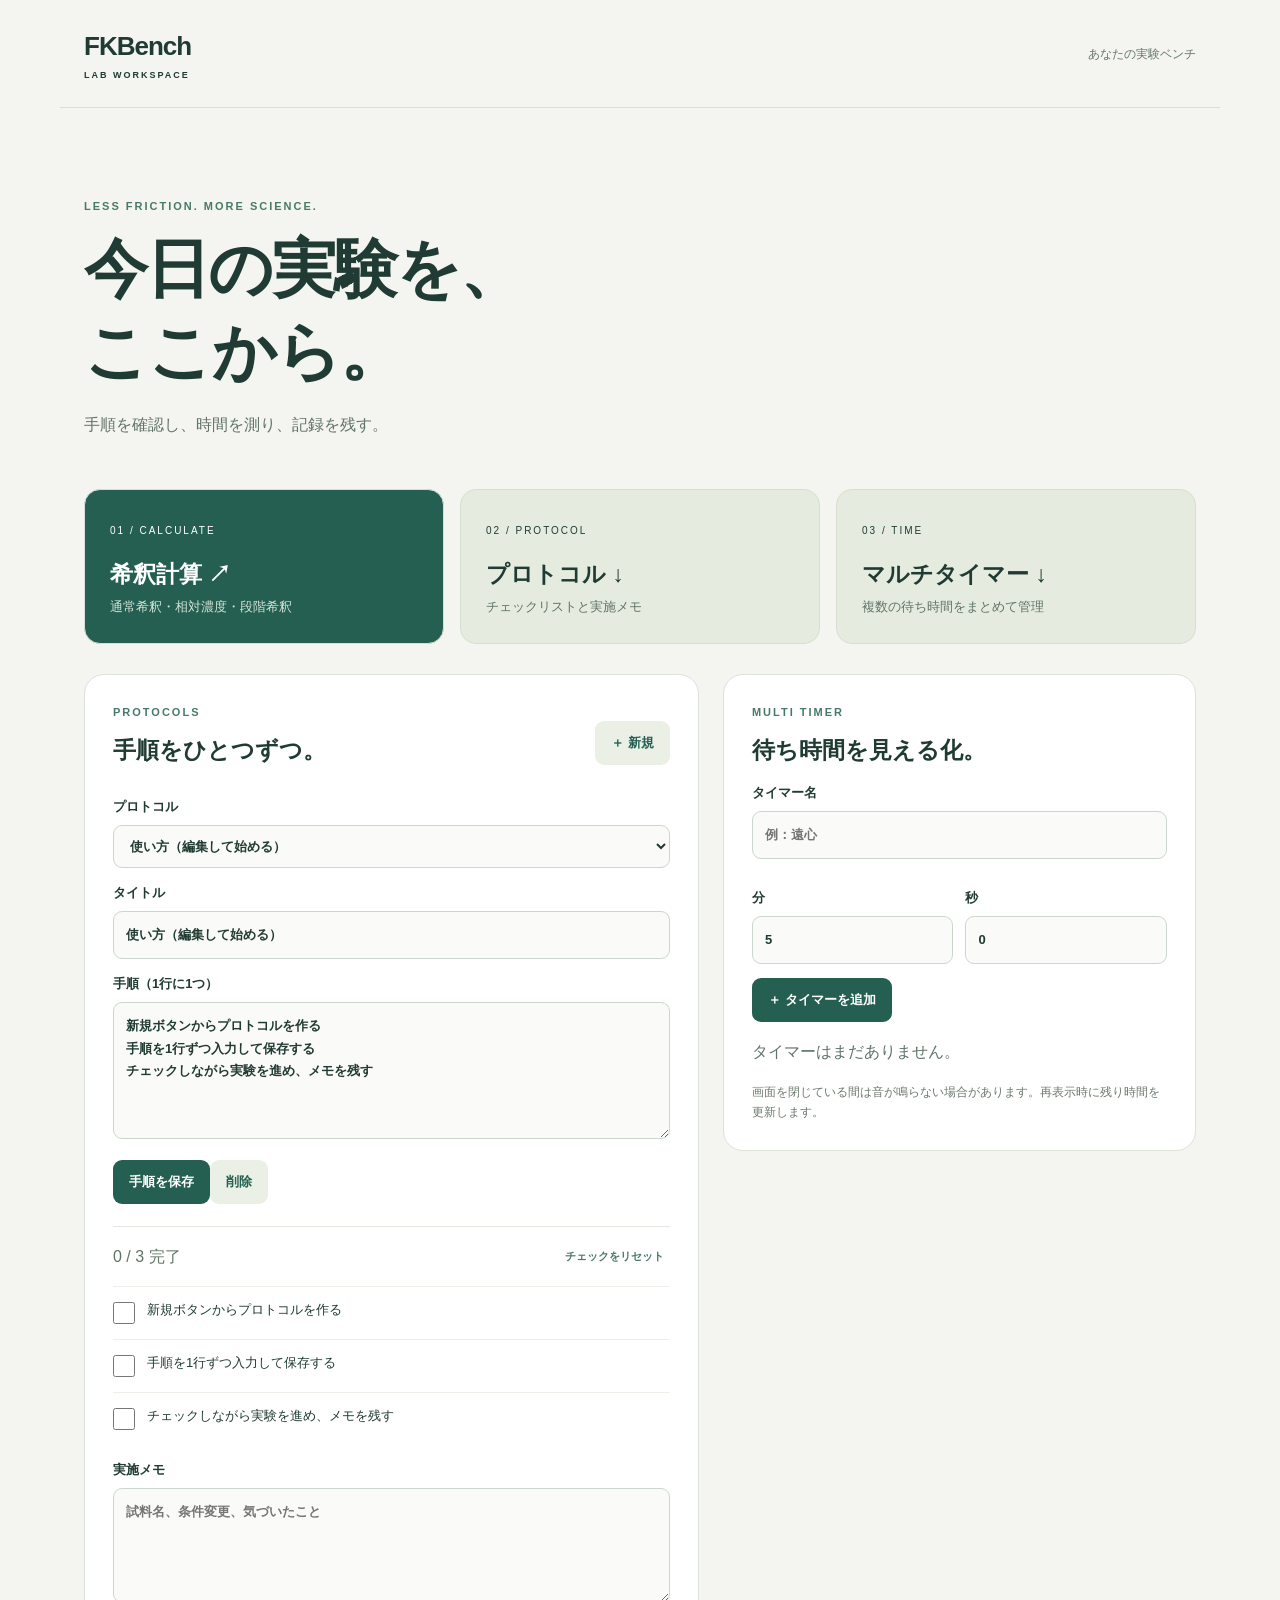
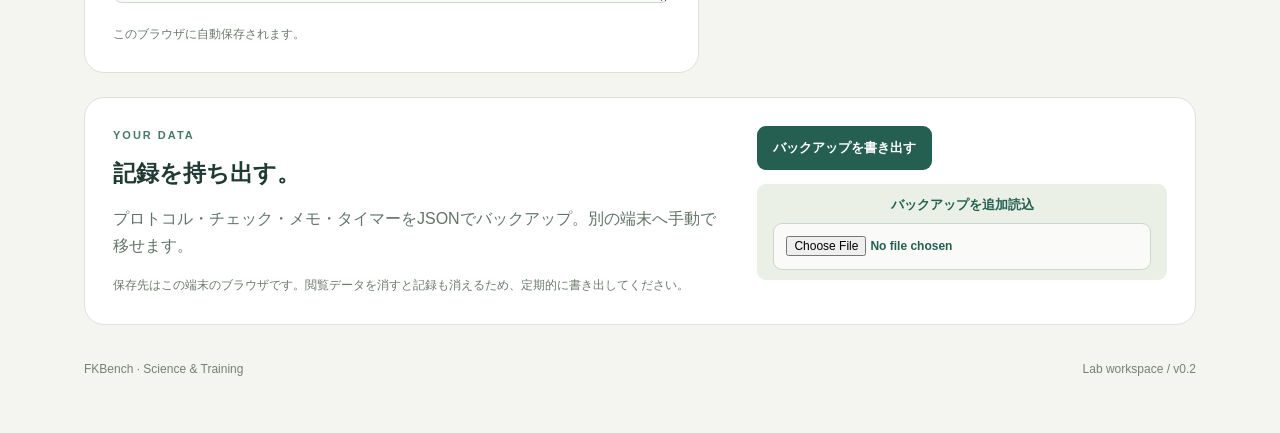
<file: index.html>
<!doctype html><html lang="ja"><head><meta charset="utf-8"><meta name="viewport" content="width=device-width,initial-scale=1"><meta name="theme-color" content="#245f51"><title>FKBench — Lab workspace</title><link rel="stylesheet" href="style.css"></head><body><header><a class="brand" href="./">FKBench<span>LAB WORKSPACE</span></a><span class="badge">あなたの実験ベンチ</span></header><main><section class="intro"><p class="eyebrow">LESS FRICTION. MORE SCIENCE.</p><h1>今日の実験を、<br>ここから。</h1><p>手順を確認し、時間を測り、記録を残す。</p></section><nav class="tools"><a href="tools/dilution/"><span>01 / CALCULATE</span><h2>希釈計算 ↗</h2><p>通常希釈・相対濃度・段階希釈</p></a><a href="#protocols"><span>02 / PROTOCOL</span><h2>プロトコル ↓</h2><p>チェックリストと実施メモ</p></a><a href="#timers"><span>03 / TIME</span><h2>マルチタイマー ↓</h2><p>複数の待ち時間をまとめて管理</p></a></nav><div class="workspace"><section id="protocols" class="panel"><div class="heading"><div><p class="eyebrow">PROTOCOLS</p><h2>手順をひとつずつ。</h2></div><button id="newProtocol" class="secondary">＋ 新規</button></div><label>プロトコル<select id="protocolSelect"></select></label><form id="editor"><label>タイトル<input id="protocolTitle" maxlength="100" required placeholder="例：脂質抽出"></label><label>手順（1行に1つ）<textarea id="protocolSteps" rows="5" required placeholder="試料を準備する&#10;試薬を加える"></textarea></label><button>手順を保存</button><button type="button" id="deleteProtocol" class="secondary">削除</button></form><div class="heading"><p id="progress" role="status"></p><button id="resetChecks" class="text">チェックをリセット</button></div><div id="checklist"></div><label>実施メモ<textarea id="notes" rows="4" placeholder="試料名、条件変更、気づいたこと"></textarea></label><small id="saveStatus" role="status">このブラウザに自動保存されます。</small></section><section id="timers" class="panel"><p class="eyebrow">MULTI TIMER</p><h2>待ち時間を見える化。</h2><form id="timerForm"><label>タイマー名<input id="timerName" maxlength="80" placeholder="例：遠心" required></label><div class="row"><label>分<input id="timerMinutes" type="number" min="0" max="10080" step="1" value="5" required></label><label>秒<input id="timerSeconds" type="number" min="0" max="59" step="1" value="0" required></label></div><button>＋ タイマーを追加</button></form><div id="timerList" aria-live="off"></div><p id="timerAnnouncement" role="status"></p><small>画面を閉じている間は音が鳴らない場合があります。再表示時に残り時間を更新します。</small></section></div><section class="panel backup"><div><p class="eyebrow">YOUR DATA</p><h2>記録を持ち出す。</h2><p>プロトコル・チェック・メモ・タイマーをJSONでバックアップ。別の端末へ手動で移せます。</p><small>保存先はこの端末のブラウザです。閲覧データを消すと記録も消えるため、定期的に書き出してください。</small></div><div><button id="exportData">バックアップを書き出す</button><label class="import">バックアップを追加読込<input id="importData" type="file" accept="application/json,.json"></label><p id="backupStatus" role="status"></p></div></section><footer>FKBench · Science & Training <span>Lab workspace / v0.2</span></footer></main><script src="app.js"></script></body></html>
</file>
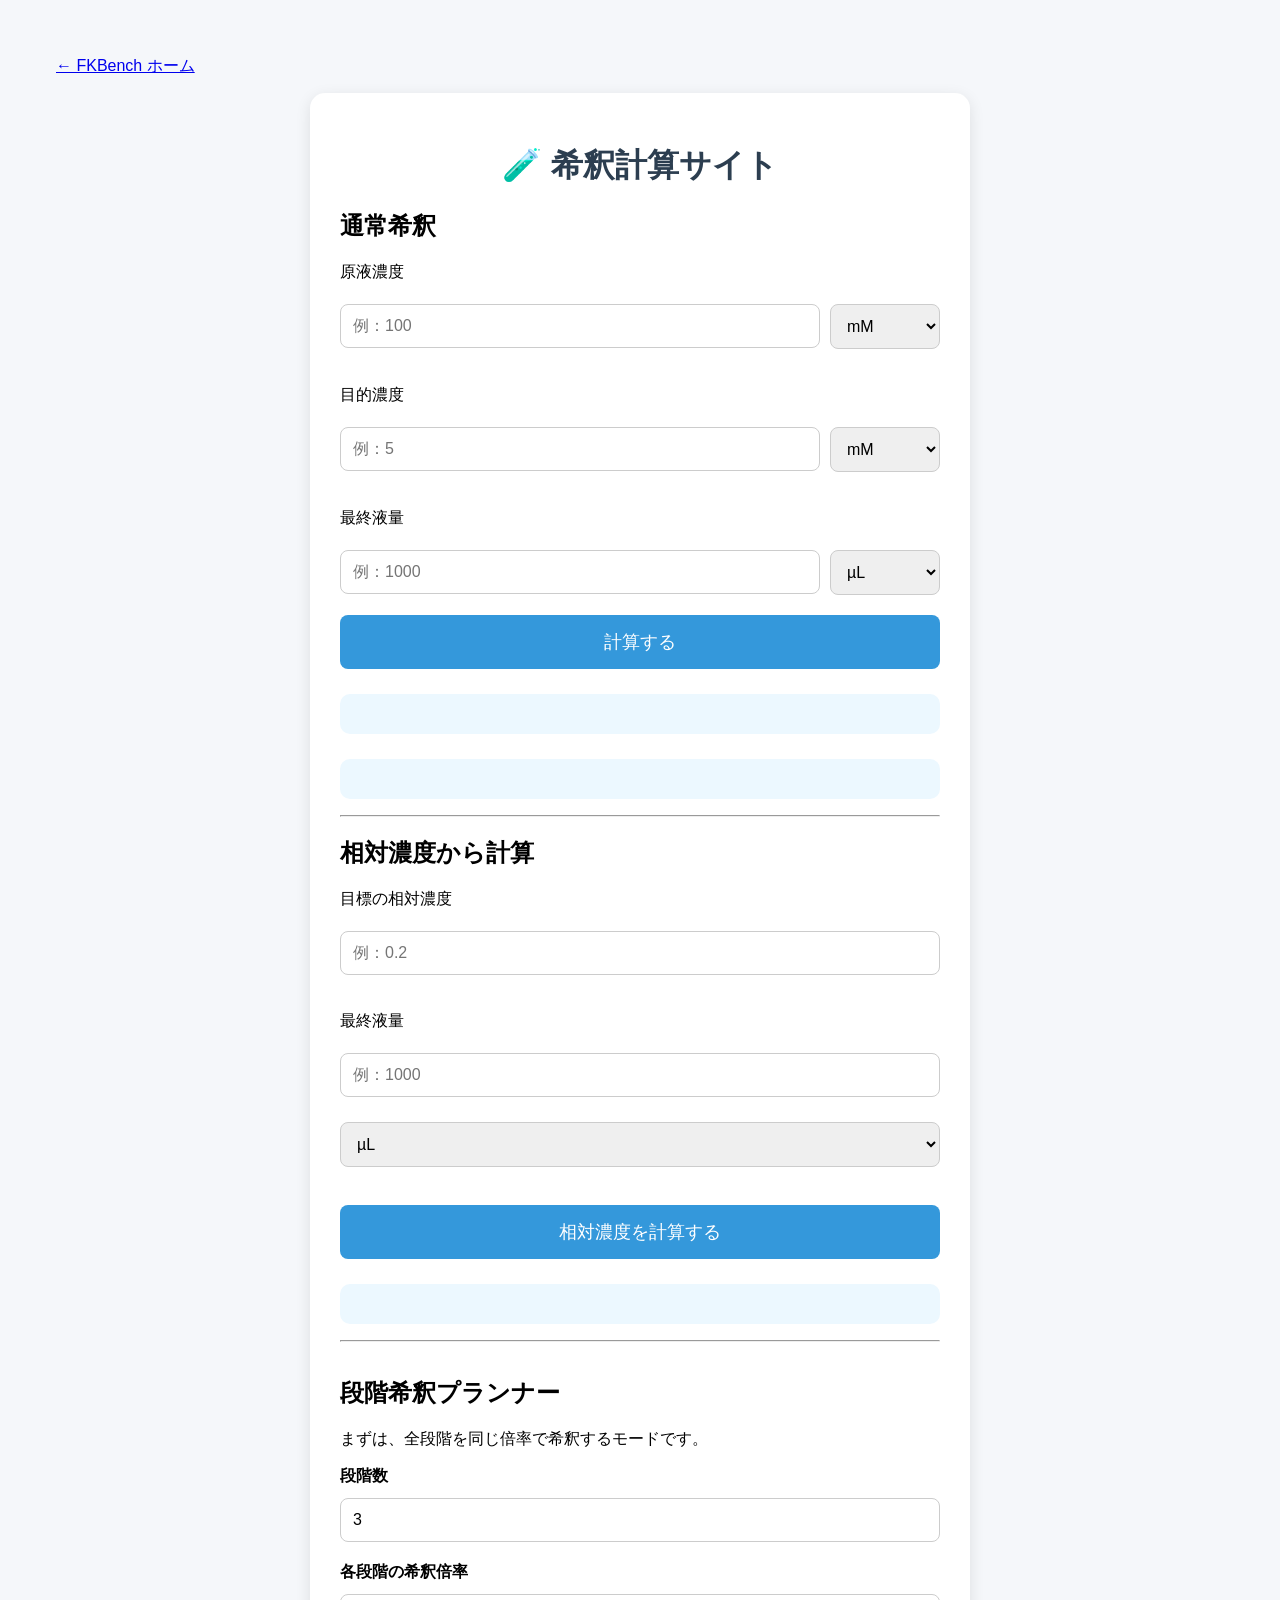
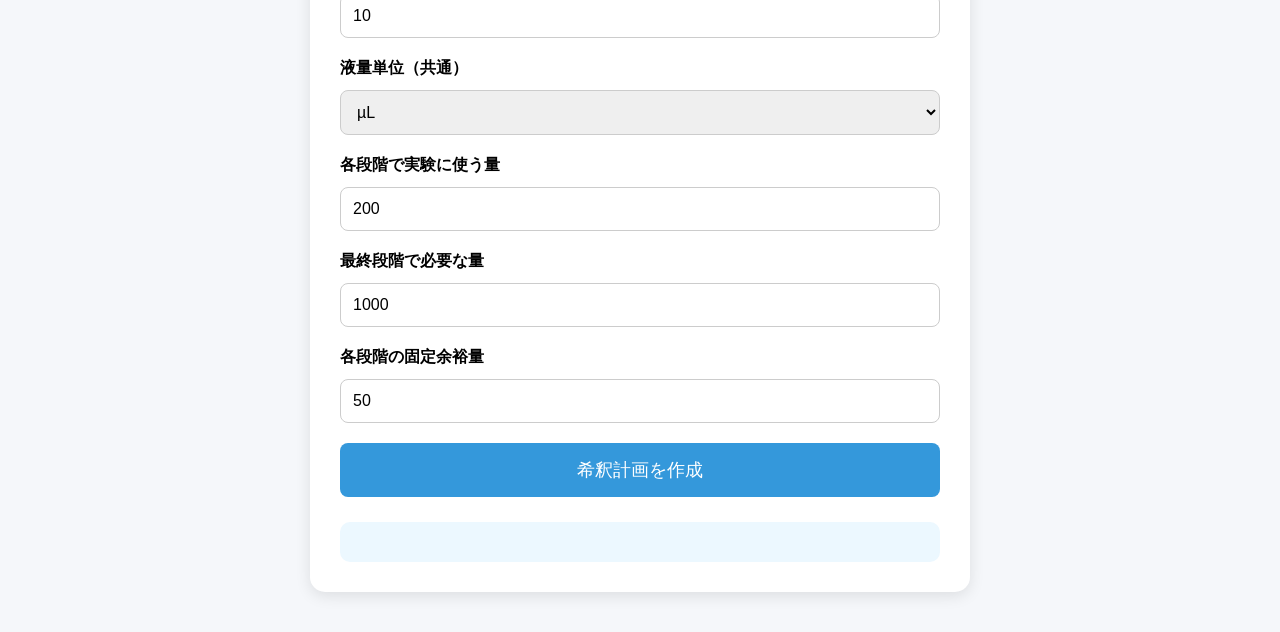
<file: tools/dilution/index.html>
<!DOCTYPE html>
<html lang="ja">
<head>
    <meta charset="UTF-8">
    <meta name="viewport" content="width=device-width, initial-scale=1.0">
    <title>希釈計算サイト</title>
</head>

 <link rel="stylesheet" href="style.css">

<body><a href="../../" style="display:block;padding:16px">← FKBench ホーム</a>
    <main class="container">

    <h1>🧪 希釈計算サイト</h1>
    
    <h2>通常希釈</h2>

<p>原液濃度</p>
<div class="input-row">
    <input type="number" id="stock" step="any" placeholder="例：100">

    <select id="stockUnit">
        <option value="M">M</option>
        <option value="mM" selected>mM</option>
        <option value="uM">µM</option>
    </select>
</div>

<p>目的濃度</p>
<div class="input-row">
    <input type="number" id="target" step="any" placeholder="例：5">

    <select id="targetUnit">
        <option value="M">M</option>
        <option value="mM" selected>mM</option>
        <option value="uM">µM</option>
    </select>
</div>

<p>最終液量</p>
<div class="input-row">
    <input type="number" id="finalVolumeNormal" step="any" placeholder="例：1000">

    <select id="finalVolumeUnit">
        <option value="L">L</option>
        <option value="mL">mL</option>
        <option value="uL" selected>µL</option>
    </select>
</div>

<button onclick="calculateNormal()">計算する</button>

<div id="normalResult" class="result"></div>
    <p id="result" class="result"></p>

    
    
  <hr>

  <h2>相対濃度から計算</h2>

 <p>目標の相対濃度</p>
 <input
    type="number"
    id="relative"
    step="any"
    placeholder="例：0.2">

 <p>最終液量</p>
 <input
    type="number"
    id="finalVolume"
    step="any"
    placeholder="例：1000">

 <select id="volumeUnit">
    <option value="µL">µL</option>
    <option value="mL">mL</option>
 </select>

 <br><br>

 <button onclick="calculateRelative()">
    相対濃度を計算する
 </button>

 <p id="relativeResult" class="result"></p>

 <hr>

<section class="calculator-section">
    <h2>段階希釈プランナー</h2>

    <p>まずは、全段階を同じ倍率で希釈するモードです。</p>

    <label for="serialSteps">段階数</label>
    <input
        type="number"
        id="serialSteps"
        min="1"
        step="1"
        value="3"
    >

    <label for="serialFactor">各段階の希釈倍率</label>
    <input
        type="number"
        id="serialFactor"
        min="1"
        step="any"
        value="10"
    >
<label for="serialVolumeUnit">液量単位（共通）</label>

<select id="serialVolumeUnit">
    <option value="uL" selected>µL</option>
    <option value="mL">mL</option>
</select>
    <label for="intermediateUse">各段階で実験に使う量</label>
   
        <input
            type="number"
            id="intermediateUse"
            min="0"
            step="any"
            value="200"
        >

        
   

    <label for="finalRequired">最終段階で必要な量</label>
    <input
        type="number"
        id="finalRequired"
        min="0"
        step="any"
        value="1000"
    >

    <label for="extraVolume">各段階の固定余裕量</label>
    <input
        type="number"
        id="extraVolume"
        min="0"
        step="any"
        value="50"
    >

    <button onclick="calculateSerialDilution()">
        希釈計画を作成
    </button>

    <div id="serialResult" class="result"></div>
</section>
 </main><script src="script.js"></script>


</body>

</html>
</file>
<file: style.css>
*{box-sizing:border-box}html{scroll-behavior:smooth;scroll-padding-top:20px}body{margin:0;background:#f4f5f0;color:#203b33;font:16px/1.7 -apple-system,BlinkMacSystemFont,"Segoe UI",sans-serif}header,main{max-width:1160px;margin:auto;padding:24px}header{display:flex;justify-content:space-between;align-items:center;border-bottom:1px solid #d8dfd5}.brand{font-size:26px;font-weight:800;letter-spacing:-1px;text-decoration:none;color:inherit}.brand span{display:block;font-size:9px;letter-spacing:2px}.badge{font-size:12px;color:#64766b}.intro{padding:65px 0 35px}.eyebrow{font-size:11px;letter-spacing:2px;font-weight:700;color:#477a66;margin:0 0 12px}h1{font-size:clamp(40px,6vw,64px);line-height:1.3;letter-spacing:-2px;margin:0}h2{font-size:23px;line-height:1.4;margin:0 0 16px}p{color:#617368}.tools{display:grid;grid-template-columns:repeat(3,1fr);gap:16px;margin:0 0 30px}.tools a{padding:25px;background:#e5ecdF;border:1px solid #d5dfd1;border-radius:16px;color:inherit;text-decoration:none}.tools a:first-child{background:#245f51;color:white}.tools a:first-child p{color:#d2e3d7}.tools span{font-size:10px;letter-spacing:2px}.tools h2{margin:16px 0 6px}.tools p{font-size:13px;margin:0}.workspace{display:grid;grid-template-columns:1.3fr 1fr;gap:24px;align-items:start}.panel{background:#fff;border:1px solid #dce3d9;border-radius:20px;padding:28px;margin-bottom:24px}.heading,.row{display:flex;align-items:center;justify-content:space-between;gap:12px}.row label{flex:1;min-width:0}label{display:block;font-size:13px;font-weight:600;margin:14px 0}input,textarea,select{font:inherit;color:inherit;background:#fafbf8;border:1px solid #cbd7cc;border-radius:9px;width:100%;padding:12px;margin-top:7px}textarea{resize:vertical}button,.import{font:inherit;font-size:13px;font-weight:650;cursor:pointer;border:0;border-radius:9px;background:#245f51;color:white;min-height:44px;padding:10px 16px}button:hover{filter:brightness(.92)}button.secondary{background:#eaf0e6;color:#245f51}.text{background:transparent;color:#477a66;font-size:11px;padding:6px}small{display:block;font-size:12px;color:#6c796d;margin-top:12px}#editor{border-bottom:1px solid #e3e9e0;padding-bottom:22px}.check{display:flex;gap:12px;align-items:start;border-top:1px solid #edf0e9;padding:12px 0;margin:0;font-weight:400;overflow-wrap:anywhere}.check input{width:22px;height:22px;flex-shrink:0;margin:3px 0;accent-color:#245f51}.check:has(input:checked) span{text-decoration:line-through;color:#7b8b7c}.timer{border:1px solid #dce3d9;background:#f7f9f3;border-radius:12px;padding:18px;margin:16px 0;overflow-wrap:anywhere}.clock{font-size:38px;font-variant-numeric:tabular-nums;letter-spacing:1px}.timer.done{background:#fff0d9;border-color:#dba953}.timer button{margin:6px 8px 0 0}.backup{display:grid;grid-template-columns:1.5fr 1fr;gap:30px}.import{display:block;background:#eaf0e6;color:#245f51;text-align:center}.import input{font-size:12px}footer{font-size:12px;color:#738272;padding:10px 0 30px;display:flex;justify-content:space-between}:focus-visible{outline:3px solid #c8983f;outline-offset:3px}@media(max-width:720px){header,main{padding:18px}.intro{padding-top:35px}.tools{grid-template-columns:1fr}.tools a{padding:18px}.tools h2{margin:7px 0}.workspace,.backup{grid-template-columns:1fr}.panel{padding:20px}.heading{align-items:flex-start}h2{font-size:21px}footer{display:block}}
</file>
<file: tools/dilution/style.css>
body {
    font-family: Arial, sans-serif;
    background-color: #f5f7fa;
    margin: 0;
    padding: 40px;
}

.container {
    max-width: 600px;
    margin: auto;
    background: white;
    padding: 30px;
    border-radius: 15px;
    box-shadow: 0 4px 15px rgba(0,0,0,0.1);
}

h1{
    text-align:center;
    color:#2c3e50;
}

input, select{

    width:100%;
    padding:12px;
    margin-top:5px;
    margin-bottom:20px;

    border-radius:8px;
    border:1px solid #ccc;

    font-size:16px;

    box-sizing:border-box;

}

button{

    width:100%;

    padding:15px;

    background:#3498db;

    color:white;

    border:none;

    border-radius:8px;

    font-size:18px;

    cursor:pointer;

}

button:hover{

    background:#2980b9;

}

.result{

    margin-top:25px;

    padding:20px;

    background:#ecf8ff;

    border-radius:10px;

    font-weight:bold;

}

@media (max-width: 600px) {
    body {
        padding: 12px;
    }

    .container {
        padding: 20px;
        border-radius: 10px;
    }

    h1 {
        font-size: 26px;
    }

    input,
    select,
    button {
        font-size: 16px;
    }

    button {
        padding: 14px;
    }

    .result {
        padding: 15px;
    }
}

.input-row {
    display: flex;
    gap: 10px;
    align-items: center;
}

.input-row input {
    flex: 1;
}

.input-row select {
    width: 110px;
}

.result-ok {
    background-color: #e8f7ee;
    border-left: 6px solid #2e8b57;
}

.result-warning {
    background-color: #fff7d6;
    border-left: 6px solid #e6a700;
}

.result-danger {
    background-color: #ffe5e5;
    border-left: 6px solid #d64545;
}
.calculator-section {
    margin-top: 35px;
}

.calculator-section label {
    display: block;
    margin-bottom: 6px;
    font-weight: bold;
}

.stage-card {
    margin-top: 18px;
    padding: 16px;
    background: white;
    border: 1px solid #d9e2ec;
    border-radius: 10px;
}

.stage-card h3 {
    margin-top: 0;
}

.inline-warning {
    margin-top: 12px;
    padding: 10px;
    border-radius: 8px;
}

.warning-text {
    background: #fff7d6;
}

.danger-text {
    background: #ffe5e5;
}
</file>
